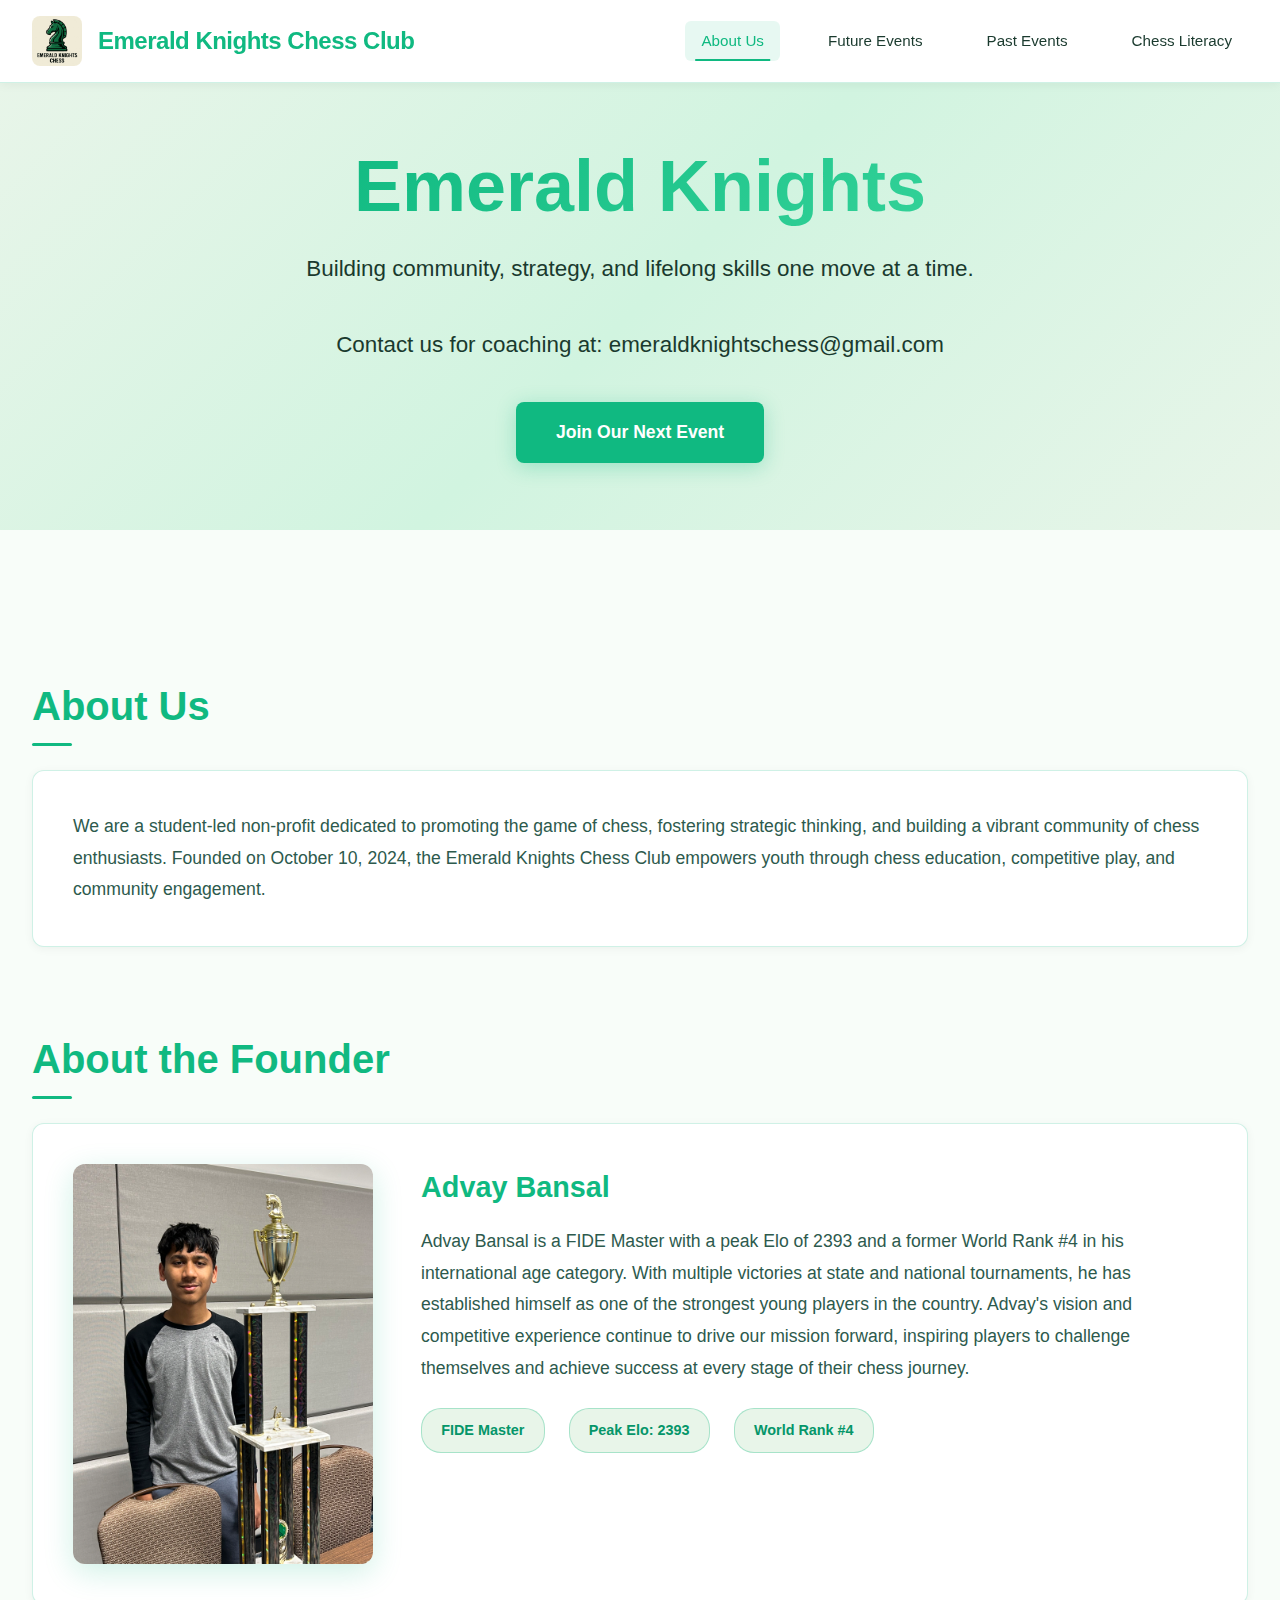
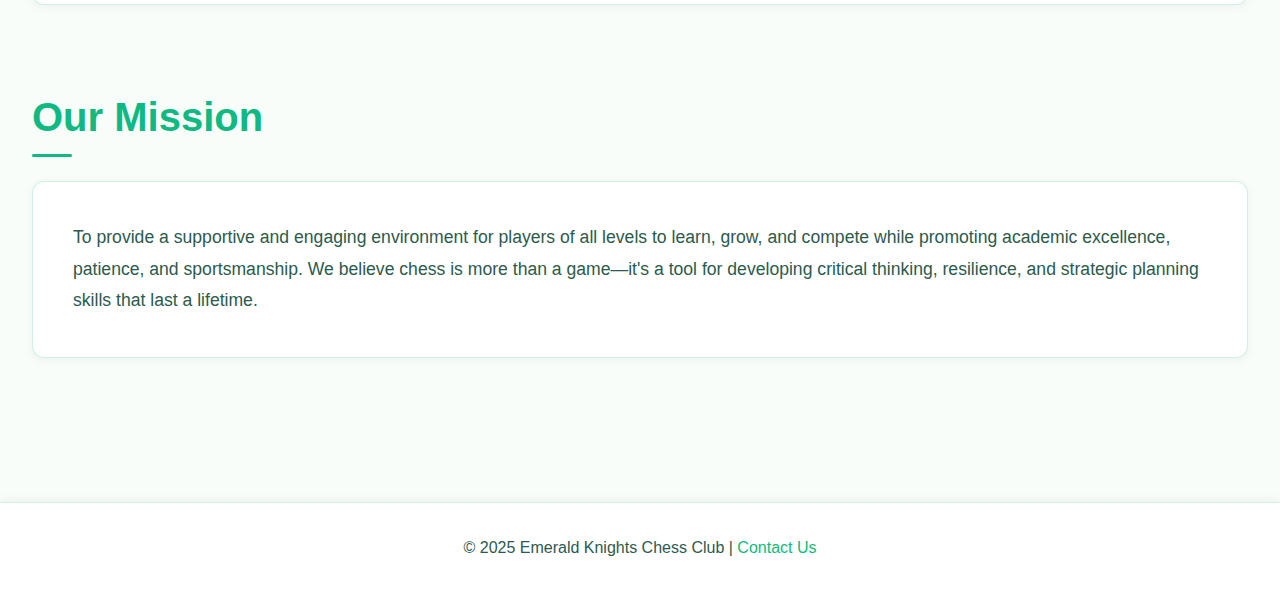
<file: index.html>
<!DOCTYPE html>
<html lang="en">
<head>
  <meta charset="UTF-8">
  <meta name="viewport" content="width=device-width, initial-scale=1">
  <title>Emerald Knights Chess Club</title>
  <link rel="stylesheet" href="style.css">
</head>
<body>
  <header>
    <div class="header-content">
      <div class="logo-section">
        <img src="/images/emerald-knights-logo.png" alt="Emerald Knights Logo" class="logo">
        <div class="site-title">Emerald Knights Chess Club</div>
      </div>
      <button class="menu-toggle" id="menu-toggle" aria-label="Toggle navigation">☰</button>
      <nav id="nav">
        <a href="index.html" class="active">About Us</a>
        <a href="future-events.html">Future Events</a>
        <a href="past-events.html">Past Events</a>
        <a href="chess-literacy.html">Chess Literacy</a>
      </nav>
    </div>
  </header>

  <section class="hero">
    <div class="hero-content">
      <h1>Emerald Knights</h1>
      <p>Building community, strategy, and lifelong skills one move at a time.</p>
      <p>Contact us for coaching at: emeraldknightschess@gmail.com</p>
      <a href="future-events.html" class="cta-button">Join Our Next Event</a>
    </div>
  </section>

  <main>
    <section>
      <h2 class="section-title">About Us</h2>
      <div class="content-card">
        <p>
          We are a student-led non-profit dedicated to promoting the game of chess, fostering strategic thinking, and building a vibrant community of chess enthusiasts. Founded on October 10, 2024, the Emerald Knights Chess Club empowers youth through chess education, competitive play, and community engagement.
        </p>
      </div>
    </section>

    <section>
      <h2 class="section-title">About the Founder</h2>
      <div class="founder-section">
        <img src="/images/IMG_0865.jpg" alt="Advay Bansal" class="founder-photo">
        <div class="founder-info">
          <h3>Advay Bansal</h3>
          <p>
            Advay Bansal is a FIDE Master with a peak Elo of 2393 and a former World Rank #4 in his international age category. With multiple victories at state and national tournaments, he has established himself as one of the strongest young players in the country. Advay's vision and competitive experience continue to drive our mission forward, inspiring players to challenge themselves and achieve success at every stage of their chess journey.
          </p>
          <div class="achievements">
            <span class="achievement-badge">FIDE Master</span>
            <span class="achievement-badge">Peak Elo: 2393</span>
            <span class="achievement-badge">World Rank #4</span>
          </div>
        </div>
      </div>
    </section>

    <section>
      <h2 class="section-title">Our Mission</h2>
      <div class="content-card">
        <p>
          To provide a supportive and engaging environment for players of all levels to learn, grow, and compete while promoting academic excellence, patience, and sportsmanship. We believe chess is more than a game—it's a tool for developing critical thinking, resilience, and strategic planning skills that last a lifetime.
        </p>
      </div>
    </section>
  </main>

  <footer>
    &copy; 2025 Emerald Knights Chess Club | <a href="mailto:emeraldknightschess@gmail.com">Contact Us</a>
  </footer>

  <script src="script.js"></script>
</body>
</html>
</file>
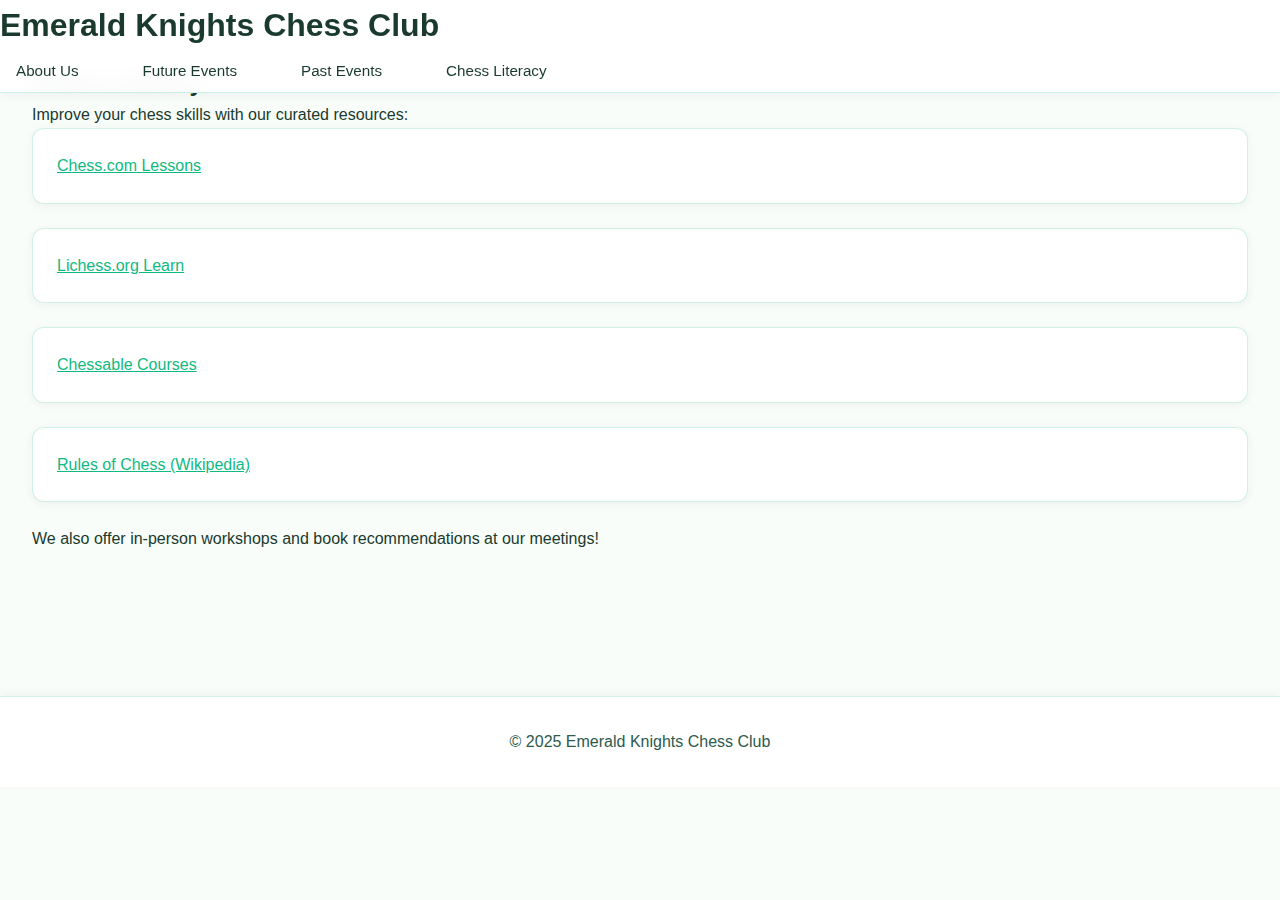
<file: chess-literacy.html>
<!DOCTYPE html>
<html lang="en">
<head>
  <meta charset="UTF-8">
  <meta name="viewport" content="width=device-width, initial-scale=1">
  <title>Chess Literacy | Emerald Knights</title>
  <link rel="stylesheet" href="style.css">
</head>
<body>
  <header>
    <h1>Emerald Knights Chess Club</h1>
    <nav>
      <a href="index.html">About Us</a>
      <a href="future-events.html">Future Events</a>
      <a href="past-events.html">Past Events</a>
      <a href="chess-literacy.html">Chess Literacy</a>
    </nav>
  </header>
  <main>
    <section>
      <h2>Chess Literacy</h2>
      <p>
        Improve your chess skills with our curated resources:
      </p>
      <ul>
        <li><a href="https://www.chess.com/lessons" target="_blank">Chess.com Lessons</a></li>
        <li><a href="https://lichess.org/learn" target="_blank">Lichess.org Learn</a></li>
        <li><a href="https://www.chessable.com/" target="_blank">Chessable Courses</a></li>
        <li><a href="https://en.wikipedia.org/wiki/Rules_of_chess" target="_blank">Rules of Chess (Wikipedia)</a></li>
      </ul>
      <p>
        We also offer in-person workshops and book recommendations at our meetings!
      </p>
    </section>
  </main>
  <footer>
    &copy; 2025 Emerald Knights Chess Club
  </footer>
</body>
</html>
</file>
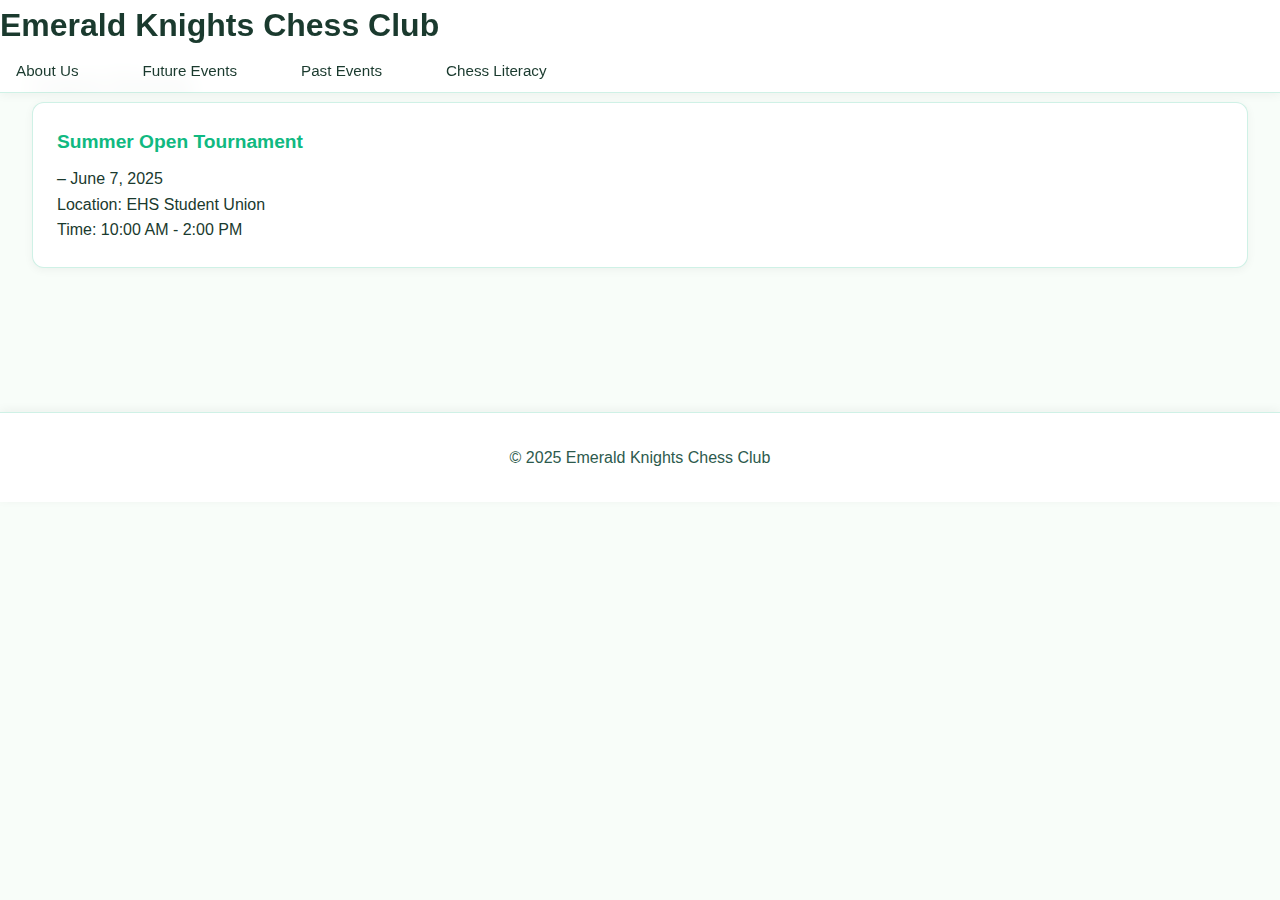
<file: future-events.html>
<!DOCTYPE html>
<html lang="en">
<head>
  <meta charset="UTF-8">
  <meta name="viewport" content="width=device-width, initial-scale=1">
  <title>Future Events | Emerald Knights</title>
  <link rel="stylesheet" href="style.css">
</head>
<body>
  <header>
    <h1>Emerald Knights Chess Club</h1>
    <nav>
      <a href="index.html">About Us</a>
      <a href="future-events.html">Future Events</a>
      <a href="past-events.html">Past Events</a>
      <a href="chess-literacy.html">Chess Literacy</a>
    </nav>
  </header>
  <main>
    <section>
      <h2>Future Events</h2>
      <ul>
        <li>
          <strong>Summer Open Tournament</strong> – June 7, 2025<br>
          Location: EHS Student Union<br>
          Time: 10:00 AM - 2:00 PM
        </li>
        <!-- Add more events as needed -->
      </ul>
    </section>
  </main>
  <footer>
    &copy; 2025 Emerald Knights Chess Club
  </footer>
</body>
</html>
</file>
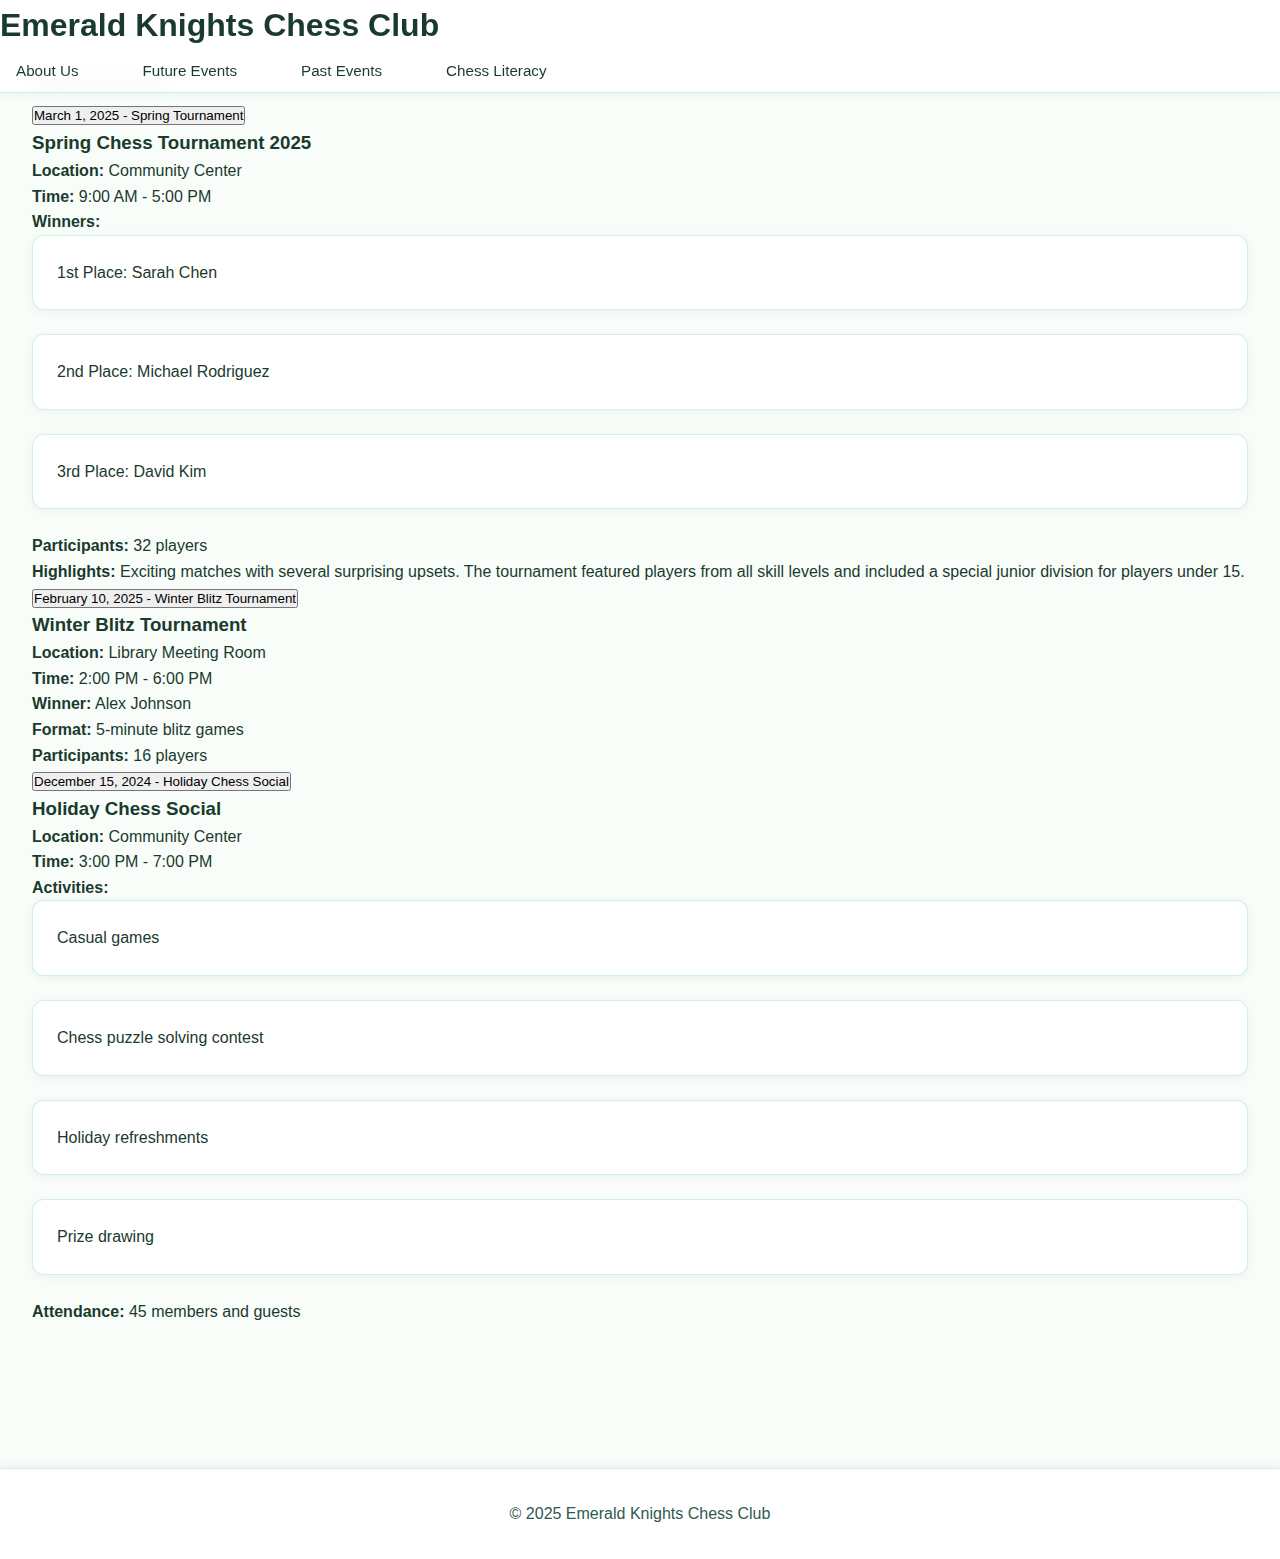
<file: past-events.html>
<!DOCTYPE html>
<html lang="en">
<head>
    <meta charset="UTF-8">
    <meta name="viewport" content="width=device-width, initial-scale=1">
    <title>Past Events | Emerald Knights</title>
    <link rel="stylesheet" href="style.css">
</head>
<body>
    <header>
        <h1>Emerald Knights Chess Club</h1>
        <nav>
            <a href="index.html">About Us</a>
            <a href="future-events.html">Future Events</a>
            <a href="past-events.html">Past Events</a>
            <a href="chess-literacy.html">Chess Literacy</a>
        </nav>
    </header>
    <main>
        <section>
            <h2>Past Events</h2>
            
            <!-- March 1, 2025 Event -->
            <div class="accordion">
                <button class="accordion-header">March 1, 2025 - Spring Tournament</button>
                <div class="accordion-content">
                    <div class="event-details">
                        <h3>Spring Chess Tournament 2025</h3>
                        <p><strong>Location:</strong> Community Center</p>
                        <p><strong>Time:</strong> 9:00 AM - 5:00 PM</p>
                        <p><strong>Winners:</strong></p>
                        <ul>
                            <li>1st Place: Sarah Chen</li>
                            <li>2nd Place: Michael Rodriguez</li>
                            <li>3rd Place: David Kim</li>
                        </ul>
                        <p><strong>Participants:</strong> 32 players</p>
                        <p><strong>Highlights:</strong> Exciting matches with several surprising upsets. 
                        The tournament featured players from all skill levels and included a special 
                        junior division for players under 15.</p>
                    </div>
                </div>
            </div>

            <!-- February 10, 2025 Event -->
            <div class="accordion">
                <button class="accordion-header">February 10, 2025 - Winter Blitz Tournament</button>
                <div class="accordion-content">
                    <div class="event-details">
                        <h3>Winter Blitz Tournament</h3>
                        <p><strong>Location:</strong> Library Meeting Room</p>
                        <p><strong>Time:</strong> 2:00 PM - 6:00 PM</p>
                        <p><strong>Winner:</strong> Alex Johnson</p>
                        <p><strong>Format:</strong> 5-minute blitz games</p>
                        <p><strong>Participants:</strong> 16 players</p>
                    </div>
                </div>
            </div>

            <!-- December 15, 2024 Event -->
            <div class="accordion">
                <button class="accordion-header">December 15, 2024 - Holiday Chess Social</button>
                <div class="accordion-content">
                    <div class="event-details">
                        <h3>Holiday Chess Social</h3>
                        <p><strong>Location:</strong> Community Center</p>
                        <p><strong>Time:</strong> 3:00 PM - 7:00 PM</p>
                        <p><strong>Activities:</strong></p>
                        <ul>
                            <li>Casual games</li>
                            <li>Chess puzzle solving contest</li>
                            <li>Holiday refreshments</li>
                            <li>Prize drawing</li>
                        </ul>
                        <p><strong>Attendance:</strong> 45 members and guests</p>
                    </div>
                </div>
            </div>
        </section>
    </main>
    <footer>
        &copy; 2025 Emerald Knights Chess Club
    </footer>

    <script>
        document.querySelectorAll('.accordion-header').forEach(button => {
            button.addEventListener('click', () => {
                button.classList.toggle('active');
                const content = button.nextElementSibling;
                
                if (content.style.maxHeight) {
                    content.style.maxHeight = null;
                } else {
                    content.style.maxHeight = content.scrollHeight + "px";
                }
            });
        });
    </script>
</body>
</html>
</file>
<file: style.css>
* {
  margin: 0;
  padding: 0;
  box-sizing: border-box;
}

body {
  font-family: -apple-system, BlinkMacSystemFont, 'Segoe UI', 'Inter', sans-serif;
  background: #f8fdf9;
  color: #1a3a2e;
  line-height: 1.6;
  overflow-x: hidden;
}

/* Header */
header {
  position: fixed;
  top: 0;
  width: 100%;
  background: rgba(255, 255, 255, 0.95);
  backdrop-filter: blur(10px);
  z-index: 1000;
  border-bottom: 1px solid rgba(16, 185, 129, 0.2);
  box-shadow: 0 2px 10px rgba(0, 0, 0, 0.05);
}

.header-content {
  max-width: 1400px;
  margin: 0 auto;
  padding: 1rem 2rem;
  display: flex;
  justify-content: space-between;
  align-items: center;
}

.logo-section {
  display: flex;
  align-items: center;
  gap: 1rem;
}

.logo {
  width: 50px;
  height: 50px;
  border-radius: 8px;
  object-fit: cover;
}

.site-title {
  font-size: 1.5rem;
  font-weight: 700;
  color: #10b981;
  letter-spacing: -0.5px;
}

nav {
  display: flex;
  gap: 2rem;
}

nav a {
  color: #1a3a2e;
  text-decoration: none;
  font-weight: 500;
  font-size: 0.95rem;
  padding: 0.5rem 1rem;
  border-radius: 6px;
  transition: all 0.3s ease;
  position: relative;
}

nav a::after {
  content: '';
  position: absolute;
  bottom: 0;
  left: 50%;
  width: 0;
  height: 2px;
  background: #10b981;
  transform: translateX(-50%);
  transition: width 0.3s ease;
}

nav a:hover::after,
nav a.active::after {
  width: 80%;
}

nav a:hover,
nav a.active {
  color: #10b981;
  background: rgba(16, 185, 129, 0.1);
}

.menu-toggle {
  display: none;
  background: none;
  border: none;
  color: #10b981;
  font-size: 1.8rem;
  cursor: pointer;
}

/* Hero Section */
.hero {
  margin-top: 80px;
  min-height: 50vh;
  display: flex;
  align-items: center;
  justify-content: center;
  position: relative;
  overflow: hidden;
  background: linear-gradient(135deg, #e8f5e9 0%, #d1f4e0 50%, #e8f5e9 100%);
}

.hero-content {
  text-align: center;
  z-index: 1;
  max-width: 900px;
  padding: 2rem;
}

.hero h1 {
  font-size: 4.5rem;
  font-weight: 800;
  margin-bottom: 1.5rem;
  background: linear-gradient(135deg, #10b981 0%, #34d399 100%);
  -webkit-background-clip: text;
  -webkit-text-fill-color: transparent;
  background-clip: text;
  line-height: 1.1;
  animation: fadeInUp 0.8s ease;
}

.hero p {
  font-size: 1.4rem;
  color: #1a3a2e;
  margin-bottom: 2.5rem;
  font-weight: 400;
  animation: fadeInUp 0.8s ease 0.2s backwards;
}

.cta-button {
  display: inline-block;
  padding: 1rem 2.5rem;
  background: #10b981;
  color: #ffffff;
  text-decoration: none;
  border-radius: 8px;
  font-weight: 600;
  font-size: 1.1rem;
  transition: all 0.3s ease;
  animation: fadeInUp 0.8s ease 0.4s backwards;
  box-shadow: 0 4px 20px rgba(16, 185, 129, 0.3);
}

.cta-button:hover {
  background: #34d399;
  transform: translateY(-2px);
  box-shadow: 0 6px 30px rgba(16, 185, 129, 0.4);
}

@keyframes fadeInUp {
  from {
    opacity: 0;
    transform: translateY(30px);
  }
  to {
    opacity: 1;
    transform: translateY(0);
  }
}

/* Main Content */
main {
  max-width: 1400px;
  margin: 0 auto;
  padding: 4rem 2rem;
}

section {
  margin-bottom: 5rem;
}

.section-title {
  font-size: 2.5rem;
  font-weight: 700;
  color: #10b981;
  margin-bottom: 2rem;
  position: relative;
  display: inline-block;
}

.section-title::after {
  content: '';
  position: absolute;
  bottom: -8px;
  left: 0;
  width: 40px;
  height: 3px;
  background: #10b981;
  border-radius: 2px;
}

.content-card {
  background: #ffffff;
  border: 1px solid rgba(16, 185, 129, 0.2);
  border-radius: 12px;
  padding: 2.5rem;
  transition: all 0.3s ease;
  box-shadow: 0 2px 10px rgba(0, 0, 0, 0.05);
}

.content-card:hover {
  background: #ffffff;
  border-color: rgba(16, 185, 129, 0.4);
  transform: translateY(-4px);
  box-shadow: 0 8px 30px rgba(16, 185, 129, 0.15);
}

.content-card p {
  font-size: 1.1rem;
  color: #2d5a4d;
  line-height: 1.8;
}

/* Founder Section */
.founder-section {
  display: grid;
  grid-template-columns: 300px 1fr;
  gap: 3rem;
  align-items: start;
  background: #ffffff;
  border: 1px solid rgba(16, 185, 129, 0.2);
  border-radius: 12px;
  padding: 2.5rem;
  transition: all 0.3s ease;
  box-shadow: 0 2px 10px rgba(0, 0, 0, 0.05);
}

.founder-section:hover {
  background: #ffffff;
  border-color: rgba(16, 185, 129, 0.4);
  box-shadow: 0 8px 30px rgba(16, 185, 129, 0.15);
}

.founder-photo {
  width: 100%;
  border-radius: 12px;
  box-shadow: 0 8px 30px rgba(16, 185, 129, 0.2);
  transition: transform 0.3s ease;
}

.founder-photo:hover {
  transform: scale(1.05);
}

.founder-info h3 {
  font-size: 1.8rem;
  color: #10b981;
  margin-bottom: 1rem;
}

.founder-info p {
  font-size: 1.1rem;
  color: #2d5a4d;
  line-height: 1.8;
}

.achievements {
  display: flex;
  gap: 1.5rem;
  margin-top: 1.5rem;
  flex-wrap: wrap;
}

.achievement-badge {
  background: #e8f5e9;
  border: 1px solid rgba(16, 185, 129, 0.3);
  padding: 0.6rem 1.2rem;
  border-radius: 20px;
  font-size: 0.9rem;
  font-weight: 600;
  color: #059669;
}

/* Event Photos */
.event-photos {
  display: flex;
  flex-wrap: wrap;
  gap: 16px;
  margin-top: 12px;
  margin-bottom: 12px;
  justify-content: center;
}

.event-photos img {
  max-width: 280px;
  width: 100%;
  height: auto;
  border-radius: 10px;
  box-shadow: 0 2px 8px rgba(16, 185, 129, 0.2);
  object-fit: cover;
  transition: transform 0.2s;
}

.event-photos img:hover {
  transform: scale(1.04);
  box-shadow: 0 4px 16px rgba(16, 185, 129, 0.3);
}

/* Lists */
ul {
  list-style: none;
  padding-left: 0;
}

li {
  margin-bottom: 1.5rem;
  padding: 1.5rem;
  background: #ffffff;
  border: 1px solid rgba(16, 185, 129, 0.2);
  border-radius: 12px;
  box-shadow: 0 2px 10px rgba(0, 0, 0, 0.05);
  transition: all 0.3s ease;
}

li:hover {
  border-color: rgba(16, 185, 129, 0.4);
  box-shadow: 0 4px 20px rgba(16, 185, 129, 0.15);
  transform: translateY(-2px);
}

li strong {
  color: #10b981;
  font-size: 1.2rem;
  display: block;
  margin-bottom: 0.5rem;
}

li ul {
  margin-top: 1rem;
  padding-left: 1.5rem;
}

li ul li {
  padding: 0.5rem;
  margin-bottom: 0.5rem;
  background: #f8fdf9;
  font-size: 0.95rem;
}

/* Links */
a {
  color: #10b981;
  transition: color 0.3s ease;
}

a:hover {
  color: #059669;
}

/* Buttons */
.btn {
  display: inline-block;
  padding: 0.6rem 1.4rem;
  background: #10b981;
  color: #ffffff;
  text-decoration: none;
  border-radius: 8px;
  font-weight: 600;
  transition: all 0.3s ease;
  margin-top: 1rem;
  box-shadow: 0 2px 10px rgba(16, 185, 129, 0.2);
}

.btn:hover {
  background: #34d399;
  transform: translateY(-2px);
  box-shadow: 0 4px 20px rgba(16, 185, 129, 0.3);
}

/* Footer */
footer {
  background: #ffffff;
  border-top: 1px solid rgba(16, 185, 129, 0.2);
  padding: 2rem;
  text-align: center;
  color: #2d5a4d;
  box-shadow: 0 -2px 10px rgba(0, 0, 0, 0.05);
}

footer a {
  color: #10b981;
  text-decoration: none;
  transition: color 0.3s ease;
}

footer a:hover {
  color: #34d399;
}

/* Mobile Responsive */
@media (max-width: 768px) {
  .menu-toggle {
    display: block;
  }

  nav {
    display: none;
    position: absolute;
    top: 100%;
    left: 0;
    right: 0;
    background: rgba(255, 255, 255, 0.98);
    flex-direction: column;
    padding: 1rem;
    gap: 0;
    border-top: 1px solid rgba(16, 185, 129, 0.2);
    box-shadow: 0 4px 10px rgba(0, 0, 0, 0.1);
  }

  nav.show {
    display: flex;
  }

  nav a {
    width: 100%;
    text-align: center;
    padding: 1rem;
  }

  .hero h1 {
    font-size: 2.5rem;
  }

  .hero p {
    font-size: 1.1rem;
  }

  .founder-section {
    grid-template-columns: 1fr;
    gap: 2rem;
  }

  .section-title {
    font-size: 2rem;
  }
}
</file>
